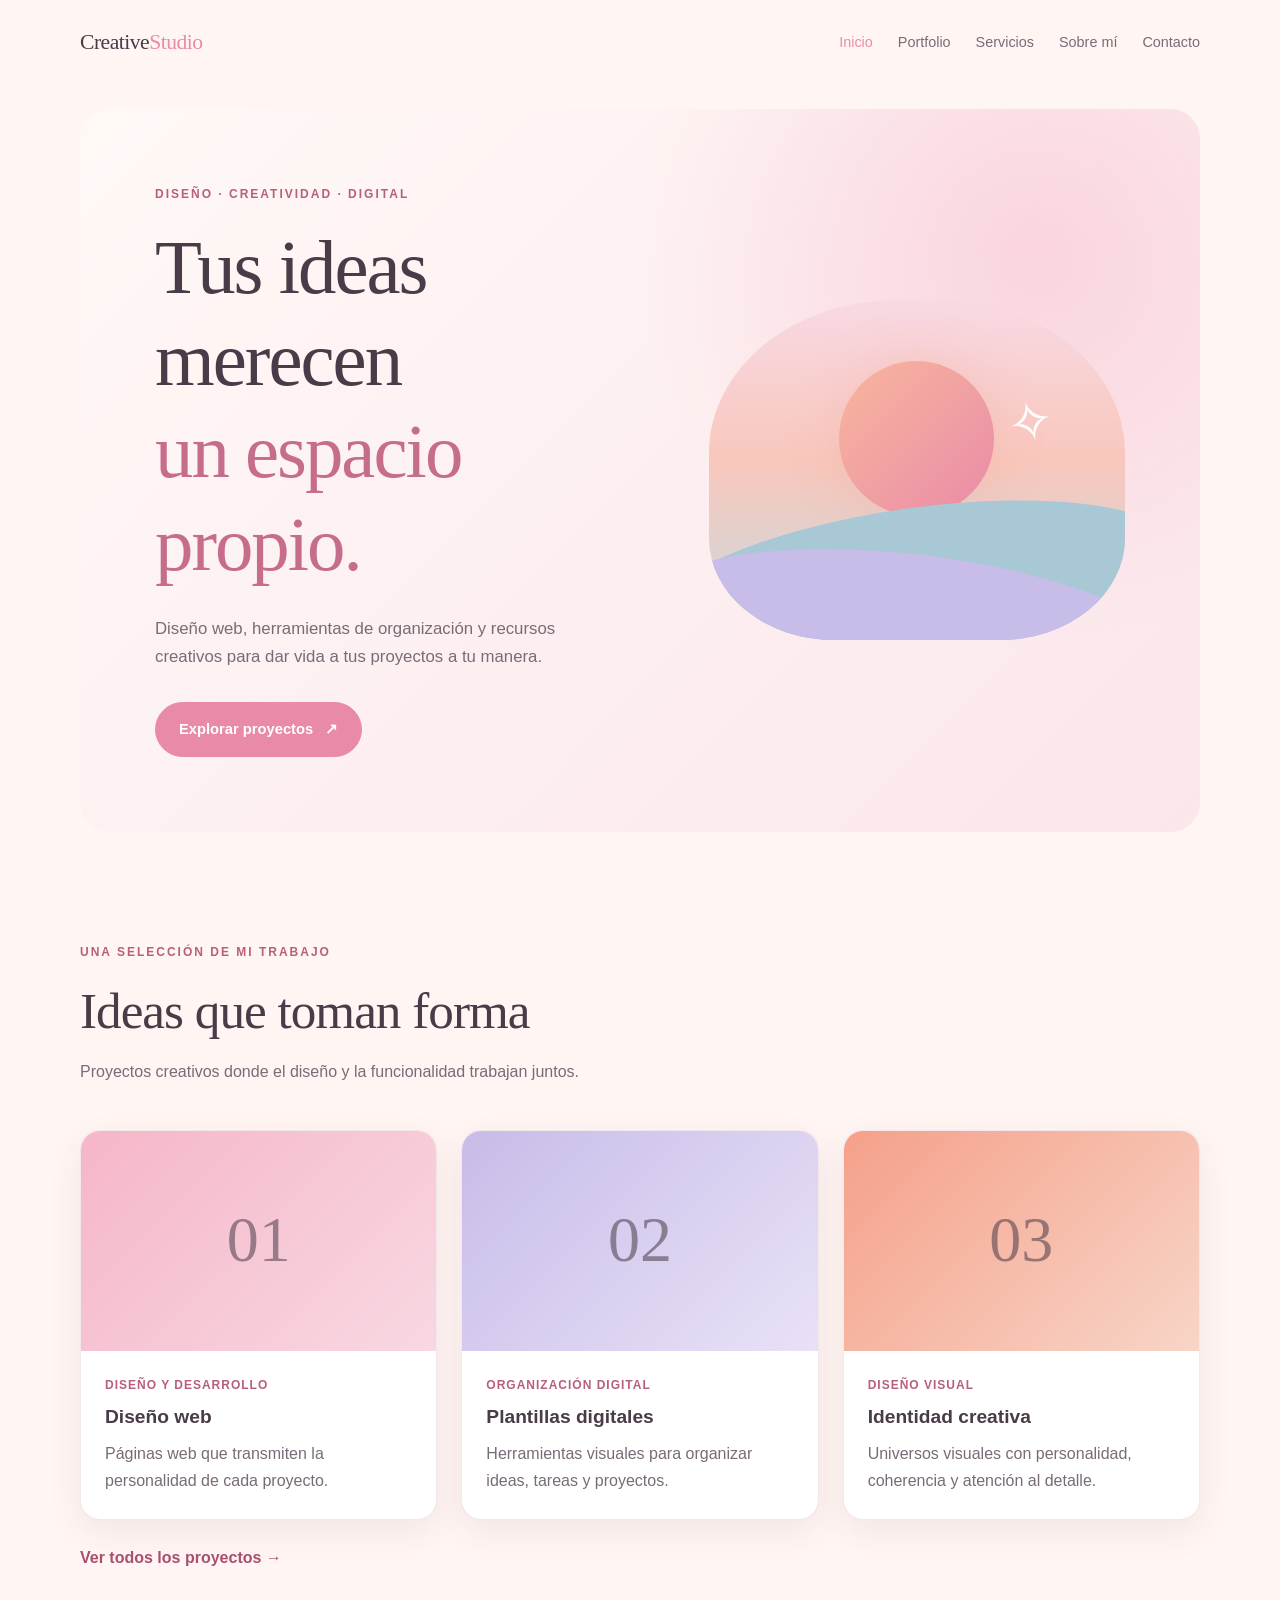
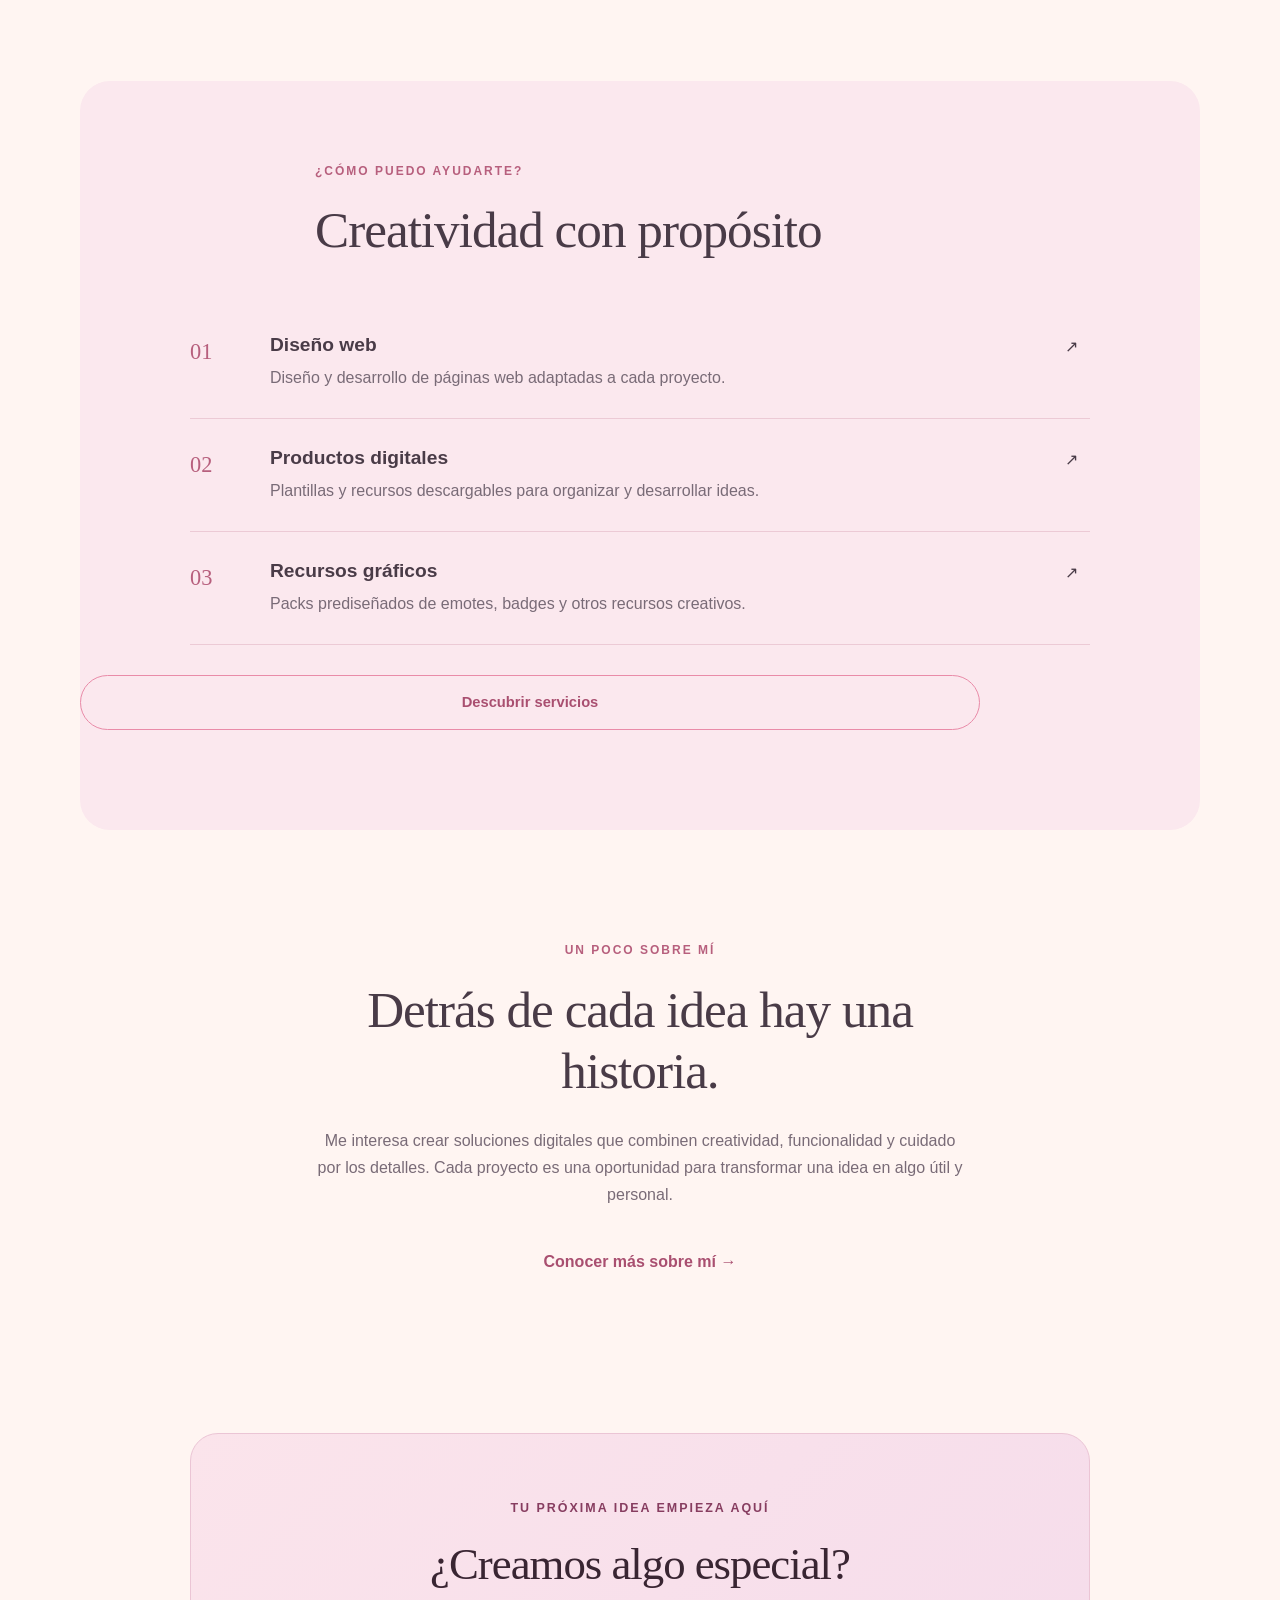
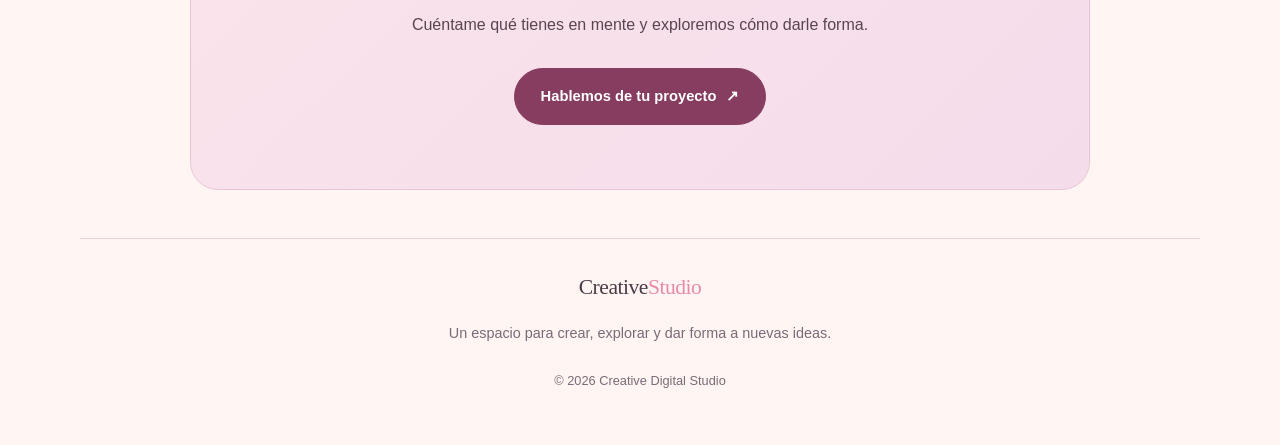
<file: index.html>
<!DOCTYPE html>
<html lang="es">
<head>
    <meta charset="UTF-8">
    <meta name="viewport" content="width=device-width, initial-scale=1.0">

    <meta name="description"
          content="Diseño web, organización digital y recursos creativos para dar vida a tus proyectos.">

    <title>Inicio | Creative Digital Studio</title>

    <!-- Hoja de estilos principal -->
    <link rel="stylesheet" href="css/styles.css">

    <!-- Archivo JavaScript -->
    <script src="js/script.js" defer></script>
</head>

<body>

    <!-- Cabecera y menú de navegación -->
    <header class="site-header">
        <a class="brand" href="index.html">
            Creative<span>Studio</span>
        </a>

        <nav class="main-nav" aria-label="Navegación principal">
            <a href="index.html" aria-current="page">Inicio</a>
            <a href="pages/portfolio.html">Portfolio</a>
            <a href="pages/servicios.html">Servicios</a>
            <a href="pages/sobre-mi.html">Sobre mí</a>
            <a href="pages/contacto.html">Contacto</a>
        </nav>
    </header>

    <main>

        <!-- Portada principal -->
        <section class="hero">
            <div class="hero-content">
                <p class="eyebrow">DISEÑO · CREATIVIDAD · DIGITAL</p>

                <h1>
                    Tus ideas merecen
                    <span>un espacio propio.</span>
                </h1>

                <p class="hero-description">
                    Diseño web, herramientas de organización y recursos
                    creativos para dar vida a tus proyectos a tu manera.
                </p>

                <a class="button" href="pages/portfolio.html">
                    Explorar proyectos
                    <span aria-hidden="true">↗</span>
                </a>
            </div>

            <!-- Elemento visual decorativo -->
            <div class="hero-art" aria-hidden="true">
                <div class="sun"></div>
                <div class="wave wave-one"></div>
                <div class="wave wave-two"></div>
                <span class="butterfly">✧</span>
            </div>
        </section>

        <!-- Presentación de los proyectos -->
        <section class="section projects" id="proyectos">
            <div class="section-heading">
                <p class="eyebrow">UNA SELECCIÓN DE MI TRABAJO</p>
                <h2>Ideas que toman forma</h2>
                <p>
                    Proyectos creativos donde el diseño y la funcionalidad
                    trabajan juntos.
                </p>
            </div>

            <div class="project-grid">

                <article class="project-card">
                    <div class="project-image project-web"
                         aria-hidden="true">
                        <span>01</span>
                    </div>

                    <div class="project-info">
                        <p class="project-category">Diseño y desarrollo</p>
                        <h3>Diseño web</h3>
                        <p>
                            Páginas web que transmiten la personalidad
                            de cada proyecto.
                        </p>
                    </div>
                </article>

                <article class="project-card">
                    <div class="project-image project-notion"
                         aria-hidden="true">
                        <span>02</span>
                    </div>

                    <div class="project-info">
                        <p class="project-category">Organización digital</p>
                        <h3>Plantillas digitales</h3>
                        <p>
                            Herramientas visuales para organizar ideas,
                            tareas y proyectos.
                        </p>
                    </div>
                </article>

                <article class="project-card">
                    <div class="project-image project-brand"
                         aria-hidden="true">
                        <span>03</span>
                    </div>

                    <div class="project-info">
                        <p class="project-category">Diseño visual</p>
                        <h3>Identidad creativa</h3>
                        <p>
                            Universos visuales con personalidad,
                            coherencia y atención al detalle.
                        </p>
                    </div>
                </article>

            </div>

            <a class="text-link" href="pages/portfolio.html">
                Ver todos los proyectos →
            </a>
        </section>

        <!-- Resumen de servicios -->
        <section class="section services-preview">
            <div class="section-heading">
                <p class="eyebrow">¿CÓMO PUEDO AYUDARTE?</p>
                <h2>Creatividad con propósito</h2>
            </div>

            <div class="service-list">
                <article class="service-item">
                    <span class="service-number">01</span>
                    <div>
                        <h3>Diseño web</h3>
                        <p>
                            Diseño y desarrollo de páginas web
                            adaptadas a cada proyecto.
                        </p>
                    </div>
                    <span aria-hidden="true">↗</span>
                </article>

                <article class="service-item">
                    <span class="service-number">02</span>
                    <div>
                        <h3>Productos digitales</h3>
                        <p>
                            Plantillas y recursos descargables
                            para organizar y desarrollar ideas.
                        </p>
                    </div>
                    <span aria-hidden="true">↗</span>
                </article>

                <article class="service-item">
                    <span class="service-number">03</span>
                    <div>
                        <h3>Recursos gráficos</h3>
                        <p>
                            Packs prediseñados de emotes, badges
                            y otros recursos creativos.
                        </p>
                    </div>
                    <span aria-hidden="true">↗</span>
                </article>
            </div>

            <a class="button button-secondary"
               href="pages/servicios.html">
                Descubrir servicios
            </a>
        </section>

        <!-- Presentación personal -->
        <section class="section about-preview">
            <p class="eyebrow">UN POCO SOBRE MÍ</p>
            <h2>Detrás de cada idea hay una historia.</h2>
            <p>
                Me interesa crear soluciones digitales que combinen
                creatividad, funcionalidad y cuidado por los detalles.
                Cada proyecto es una oportunidad para transformar una
                idea en algo útil y personal.
            </p>

            <a class="text-link" href="pages/sobre-mi.html">
                Conocer más sobre mí →
            </a>
        </section>

        <!-- Llamada a la acción -->
        <section class="contact-cta">
            <p class="eyebrow">TU PRÓXIMA IDEA EMPIEZA AQUÍ</p>
            <h2>¿Creamos algo especial?</h2>
            <p>
                Cuéntame qué tienes en mente y exploremos
                cómo darle forma.
            </p>

            <a class="button" href="pages/contacto.html">
                Hablemos de tu proyecto
                <span aria-hidden="true">↗</span>
            </a>
        </section>

    </main>

    <!-- Pie de página -->
    <footer class="site-footer">
        <a class="brand" href="index.html">
            Creative<span>Studio</span>
        </a>

        <p>
            Un espacio para crear, explorar y dar forma a nuevas ideas.
        </p>

        <p class="copyright">
            © <span id="current-year">2026</span>
            Creative Digital Studio
        </p>
    </footer>

</body>
</html>
</file>
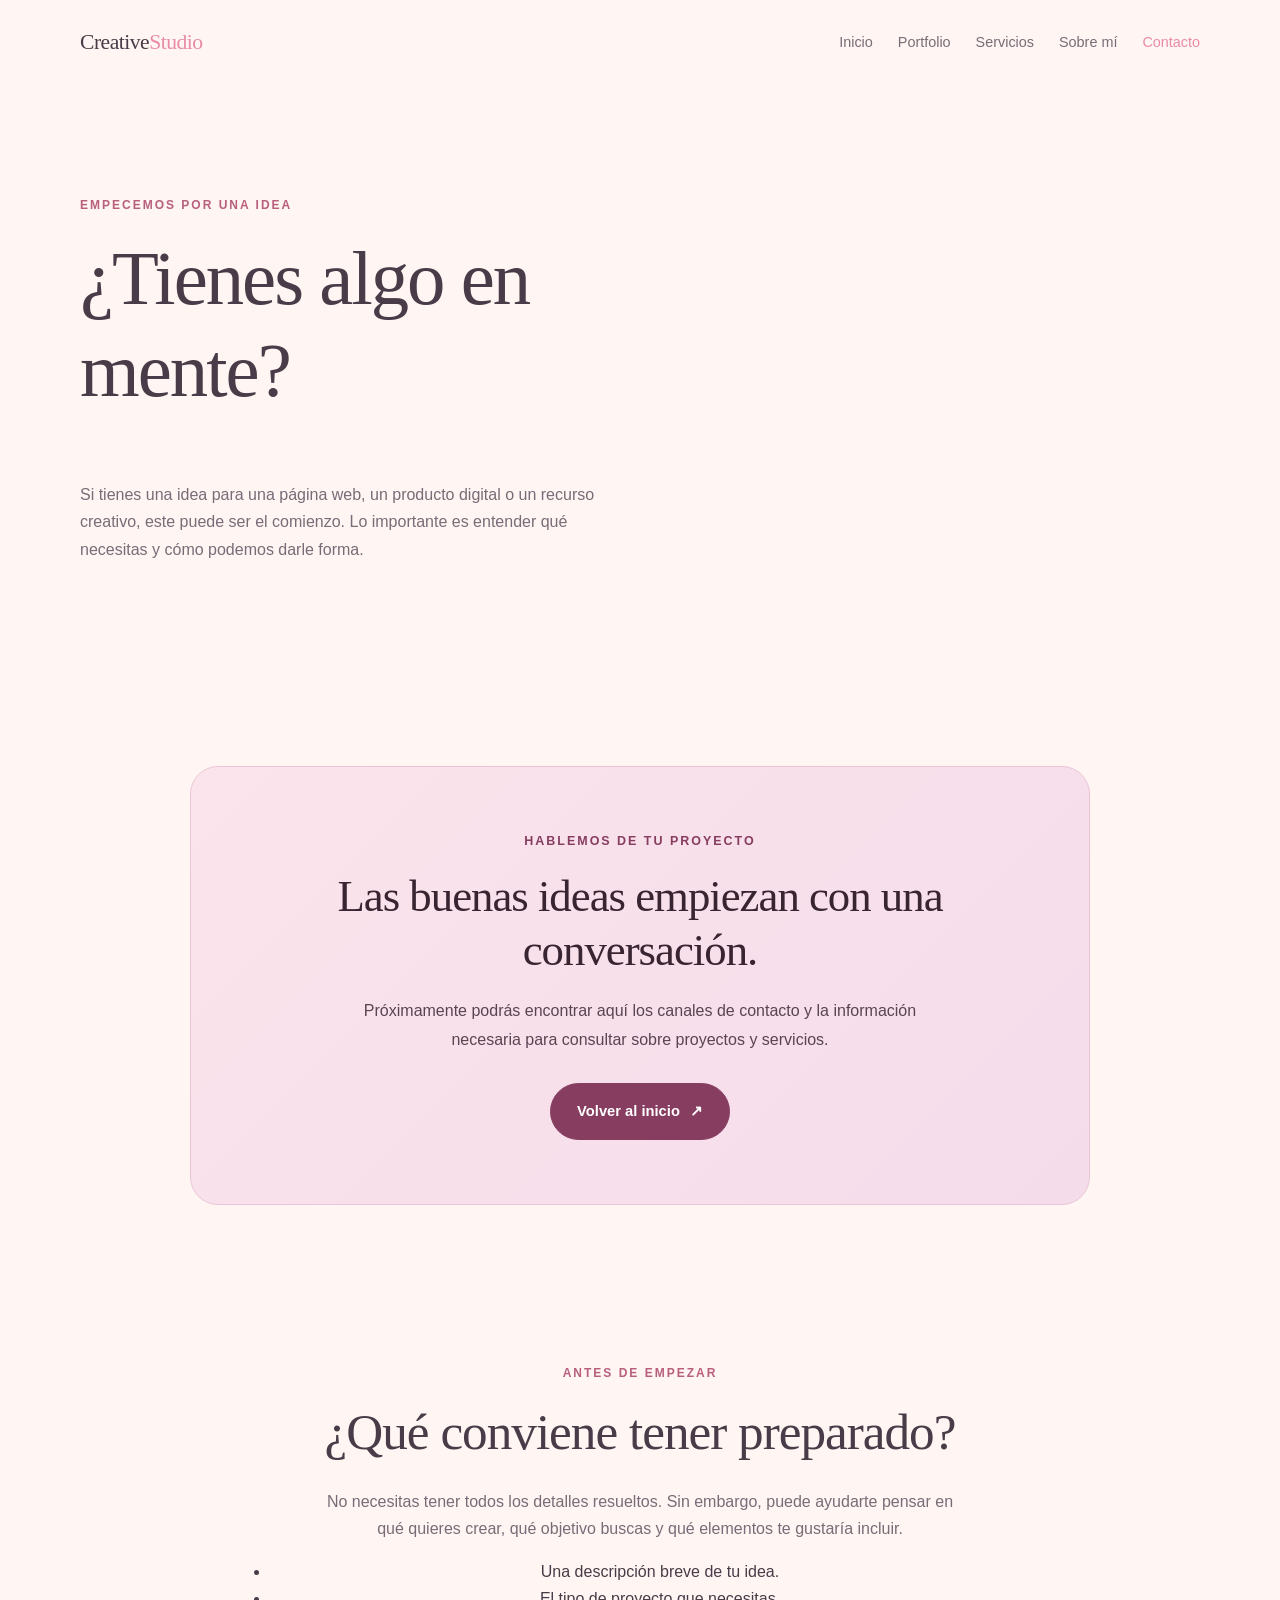
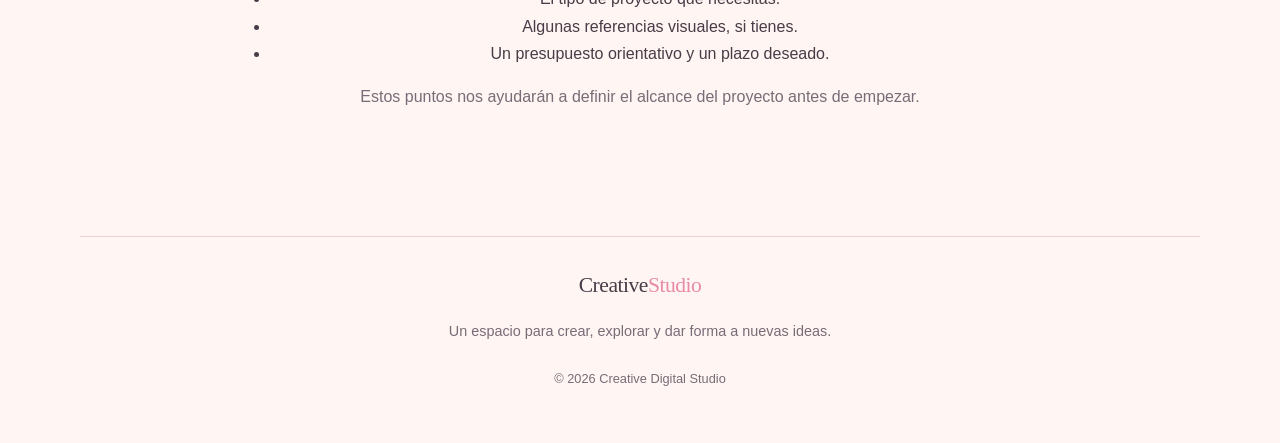
<file: pages/contacto.html>
<!DOCTYPE html>
<html lang="es">
<head>
    <meta charset="UTF-8">
    <meta name="viewport" content="width=device-width, initial-scale=1.0">

    <meta name="description"
          content="Contacta para proponer una idea o consultar sobre proyectos creativos digitales.">

    <title>Contacto | Creative Digital Studio</title>

    <link rel="stylesheet" href="../css/styles.css">
    <script src="../js/script.js" defer></script>
</head>

<body>

    <header class="site-header">
        <a class="brand" href="../index.html">
            Creative<span>Studio</span>
        </a>

        <nav class="main-nav" aria-label="Navegación principal">
            <a href="../index.html">Inicio</a>
            <a href="portfolio.html">Portfolio</a>
            <a href="servicios.html">Servicios</a>
            <a href="sobre-mi.html">Sobre mí</a>
            <a href="contacto.html" aria-current="page">Contacto</a>
        </nav>
    </header>

    <main>

        <section class="section">
            <div class="section-heading">
                <p class="eyebrow">EMPECEMOS POR UNA IDEA</p>

                <h1>¿Tienes algo en mente?</h1>

                <p>
                    Si tienes una idea para una página web, un producto
                    digital o un recurso creativo, este puede ser
                    el comienzo. Lo importante es entender qué necesitas
                    y cómo podemos darle forma.
                </p>
            </div>
        </section>

        <section class="contact-cta">
            <p class="eyebrow">HABLEMOS DE TU PROYECTO</p>

            <h2>Las buenas ideas empiezan con una conversación.</h2>

            <p>
                Próximamente podrás encontrar aquí los canales de
                contacto y la información necesaria para consultar
                sobre proyectos y servicios.
            </p>

            <a class="button button-secondary" href="../index.html">
                Volver al inicio
                <span aria-hidden="true">↗</span>
            </a>
        </section>

        <section class="section about-preview">
            <p class="eyebrow">ANTES DE EMPEZAR</p>

            <h2>¿Qué conviene tener preparado?</h2>

            <p>
                No necesitas tener todos los detalles resueltos.
                Sin embargo, puede ayudarte pensar en qué quieres crear,
                qué objetivo buscas y qué elementos te gustaría incluir.
            </p>

            <ul>
                <li>Una descripción breve de tu idea.</li>
                <li>El tipo de proyecto que necesitas.</li>
                <li>Algunas referencias visuales, si tienes.</li>
                <li>Un presupuesto orientativo y un plazo deseado.</li>
            </ul>

            <p>
                Estos puntos nos ayudarán a definir el alcance
                del proyecto antes de empezar.
            </p>
        </section>

    </main>

    <footer class="site-footer">
        <a class="brand" href="../index.html">
            Creative<span>Studio</span>
        </a>

        <p>
            Un espacio para crear, explorar y dar forma a nuevas ideas.
        </p>

        <p class="copyright">
            © <span id="current-year">2026</span>
            Creative Digital Studio
        </p>
    </footer>

</body>
</html>
</file>
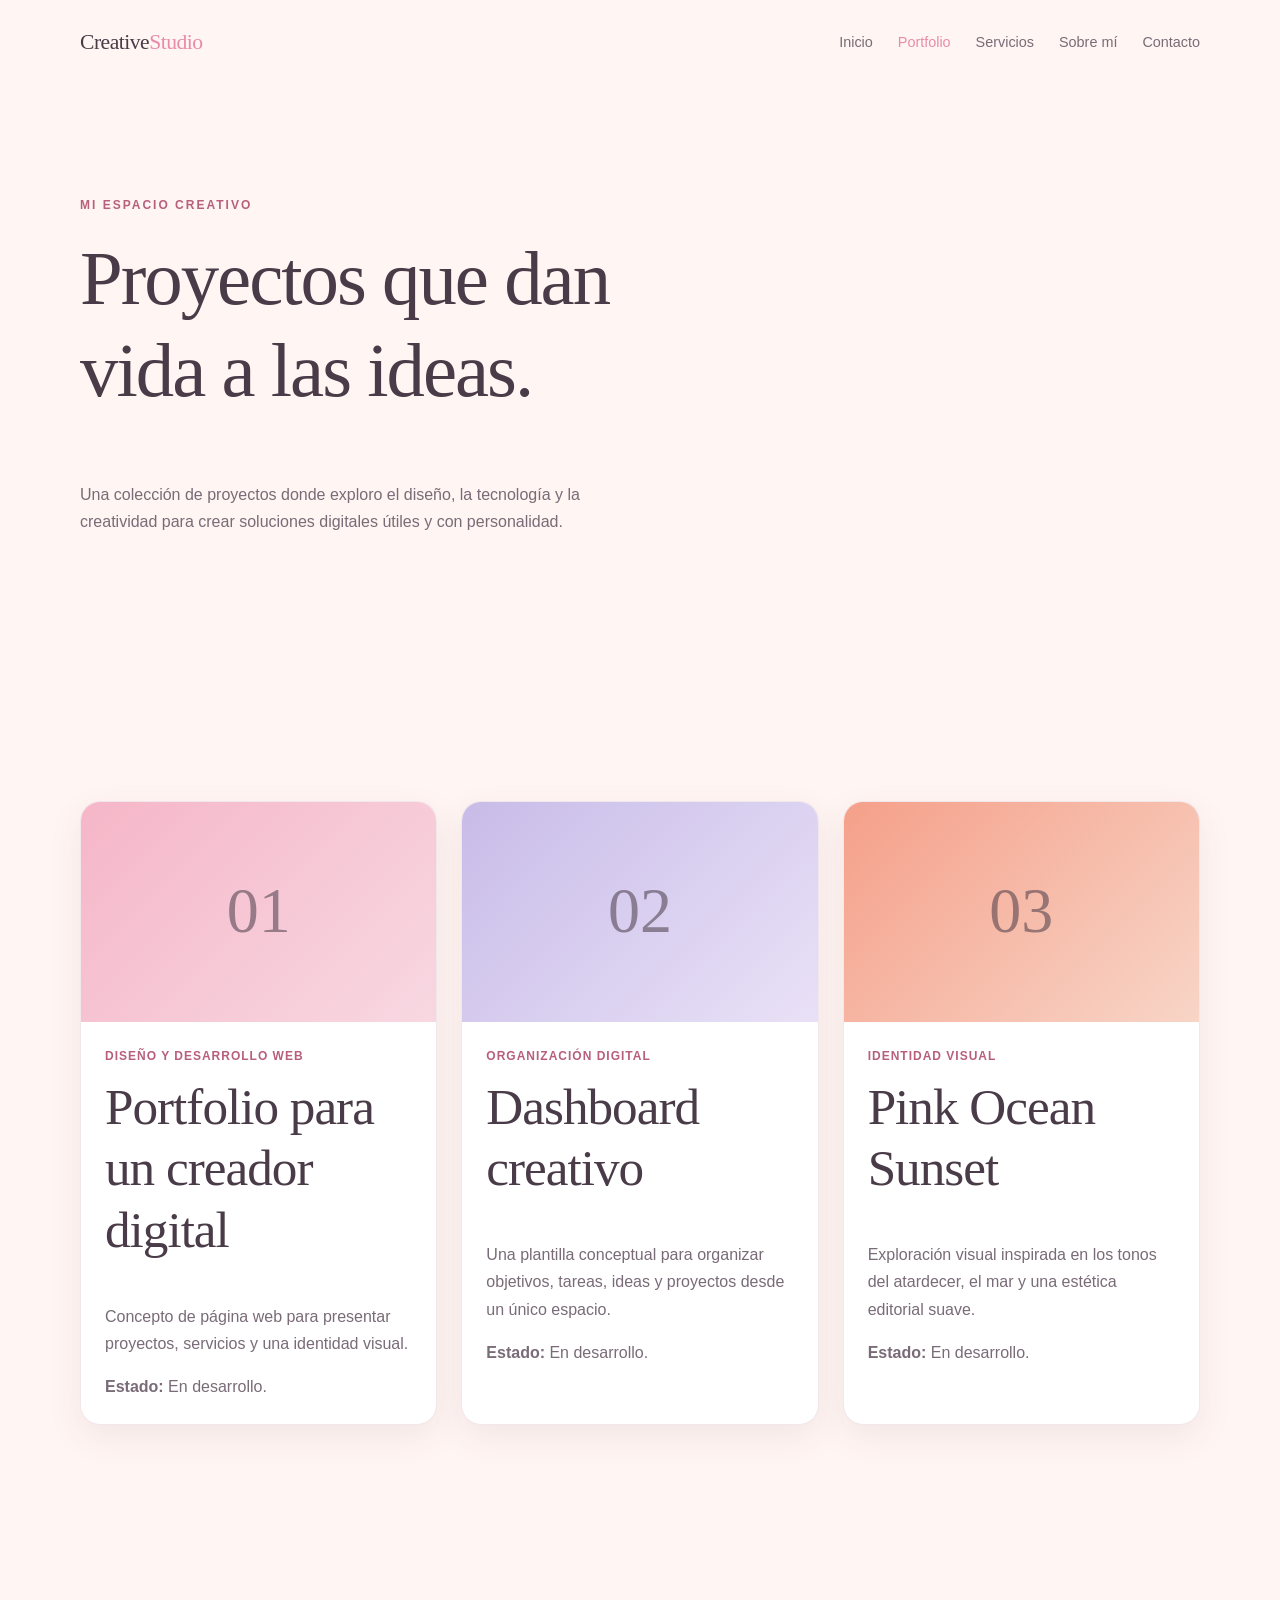
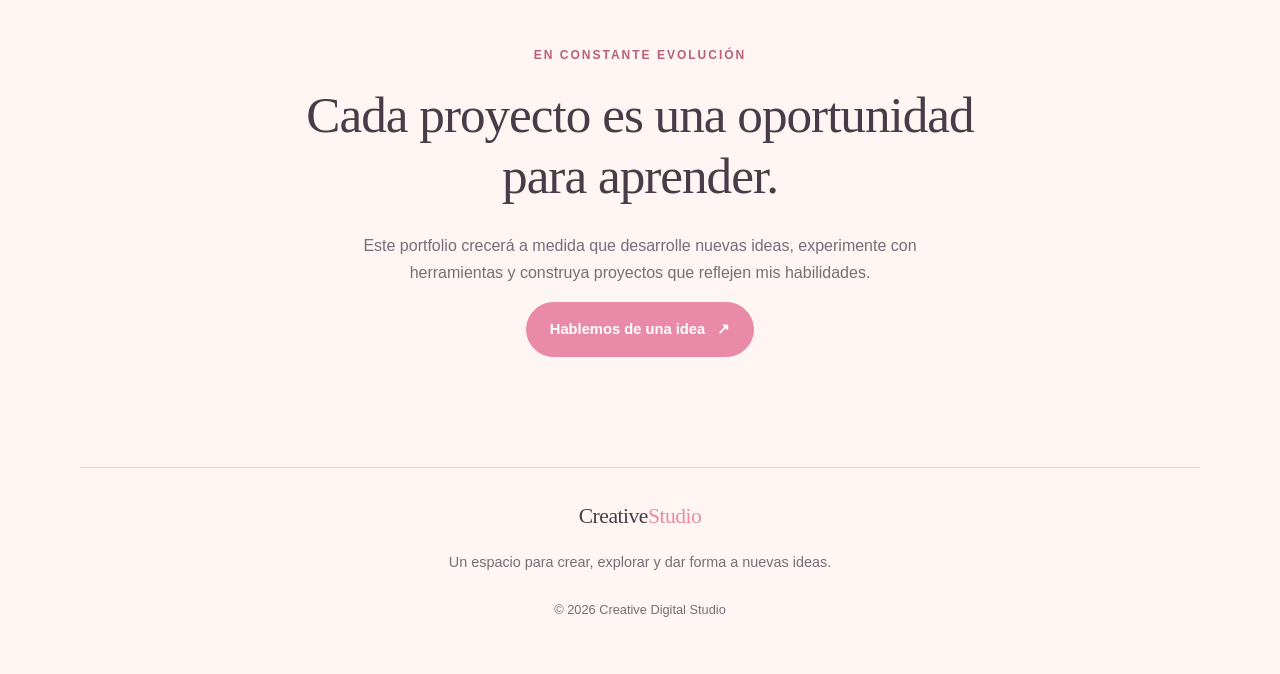
<file: pages/portfolio.html>
<!DOCTYPE html>
<html lang="es">
<head>
    <meta charset="UTF-8">
    <meta name="viewport" content="width=device-width, initial-scale=1.0">

    <meta name="description"
          content="Explora proyectos de diseño web, organización digital e identidad creativa.">

    <title>Portfolio | Creative Digital Studio</title>

    <link rel="stylesheet" href="../css/styles.css">
    <script src="../js/script.js" defer></script>
</head>

<body>

    <header class="site-header">
        <a class="brand" href="../index.html">
            Creative<span>Studio</span>
        </a>

        <nav class="main-nav" aria-label="Navegación principal">
            <a href="../index.html">Inicio</a>
            <a href="portfolio.html" aria-current="page">Portfolio</a>
            <a href="servicios.html">Servicios</a>
            <a href="sobre-mi.html">Sobre mí</a>
            <a href="contacto.html">Contacto</a>
        </nav>
    </header>

    <main>

        <section class="section">
            <div class="section-heading">
                <p class="eyebrow">MI ESPACIO CREATIVO</p>

                <h1>Proyectos que dan vida a las ideas.</h1>

                <p>
                    Una colección de proyectos donde exploro el diseño,
                    la tecnología y la creatividad para crear soluciones
                    digitales útiles y con personalidad.
                </p>
            </div>
        </section>

        <section class="section projects">
            <div class="project-grid">

                <article class="project-card">
                    <div class="project-image project-web"
                         aria-hidden="true">
                        <span>01</span>
                    </div>

                    <div class="project-info">
                        <p class="project-category">
                            Diseño y desarrollo web
                        </p>

                        <h2>Portfolio para un creador digital</h2>

                        <p>
                            Concepto de página web para presentar
                            proyectos, servicios y una identidad visual.
                        </p>

                        <p><strong>Estado:</strong> En desarrollo.</p>
                    </div>
                </article>

                <article class="project-card">
                    <div class="project-image project-notion"
                         aria-hidden="true">
                        <span>02</span>
                    </div>

                    <div class="project-info">
                        <p class="project-category">
                            Organización digital
                        </p>

                        <h2>Dashboard creativo</h2>

                        <p>
                            Una plantilla conceptual para organizar
                            objetivos, tareas, ideas y proyectos
                            desde un único espacio.
                        </p>

                        <p><strong>Estado:</strong> En desarrollo.</p>
                    </div>
                </article>

                <article class="project-card">
                    <div class="project-image project-brand"
                         aria-hidden="true">
                        <span>03</span>
                    </div>

                    <div class="project-info">
                        <p class="project-category">
                            Identidad visual
                        </p>

                        <h2>Pink Ocean Sunset</h2>

                        <p>
                            Exploración visual inspirada en los tonos
                            del atardecer, el mar y una estética
                            editorial suave.
                        </p>

                        <p><strong>Estado:</strong> En desarrollo.</p>
                    </div>
                </article>

            </div>
        </section>

        <section class="section about-preview">
            <p class="eyebrow">EN CONSTANTE EVOLUCIÓN</p>

            <h2>Cada proyecto es una oportunidad para aprender.</h2>

            <p>
                Este portfolio crecerá a medida que desarrolle nuevas
                ideas, experimente con herramientas y construya
                proyectos que reflejen mis habilidades.
            </p>

            <a class="button" href="contacto.html">
                Hablemos de una idea
                <span aria-hidden="true">↗</span>
            </a>
        </section>

    </main>

    <footer class="site-footer">
        <a class="brand" href="../index.html">
            Creative<span>Studio</span>
        </a>

        <p>
            Un espacio para crear, explorar y dar forma a nuevas ideas.
        </p>

        <p class="copyright">
            © <span id="current-year">2026</span>
            Creative Digital Studio
        </p>
    </footer>

</body>
</html>
</file>
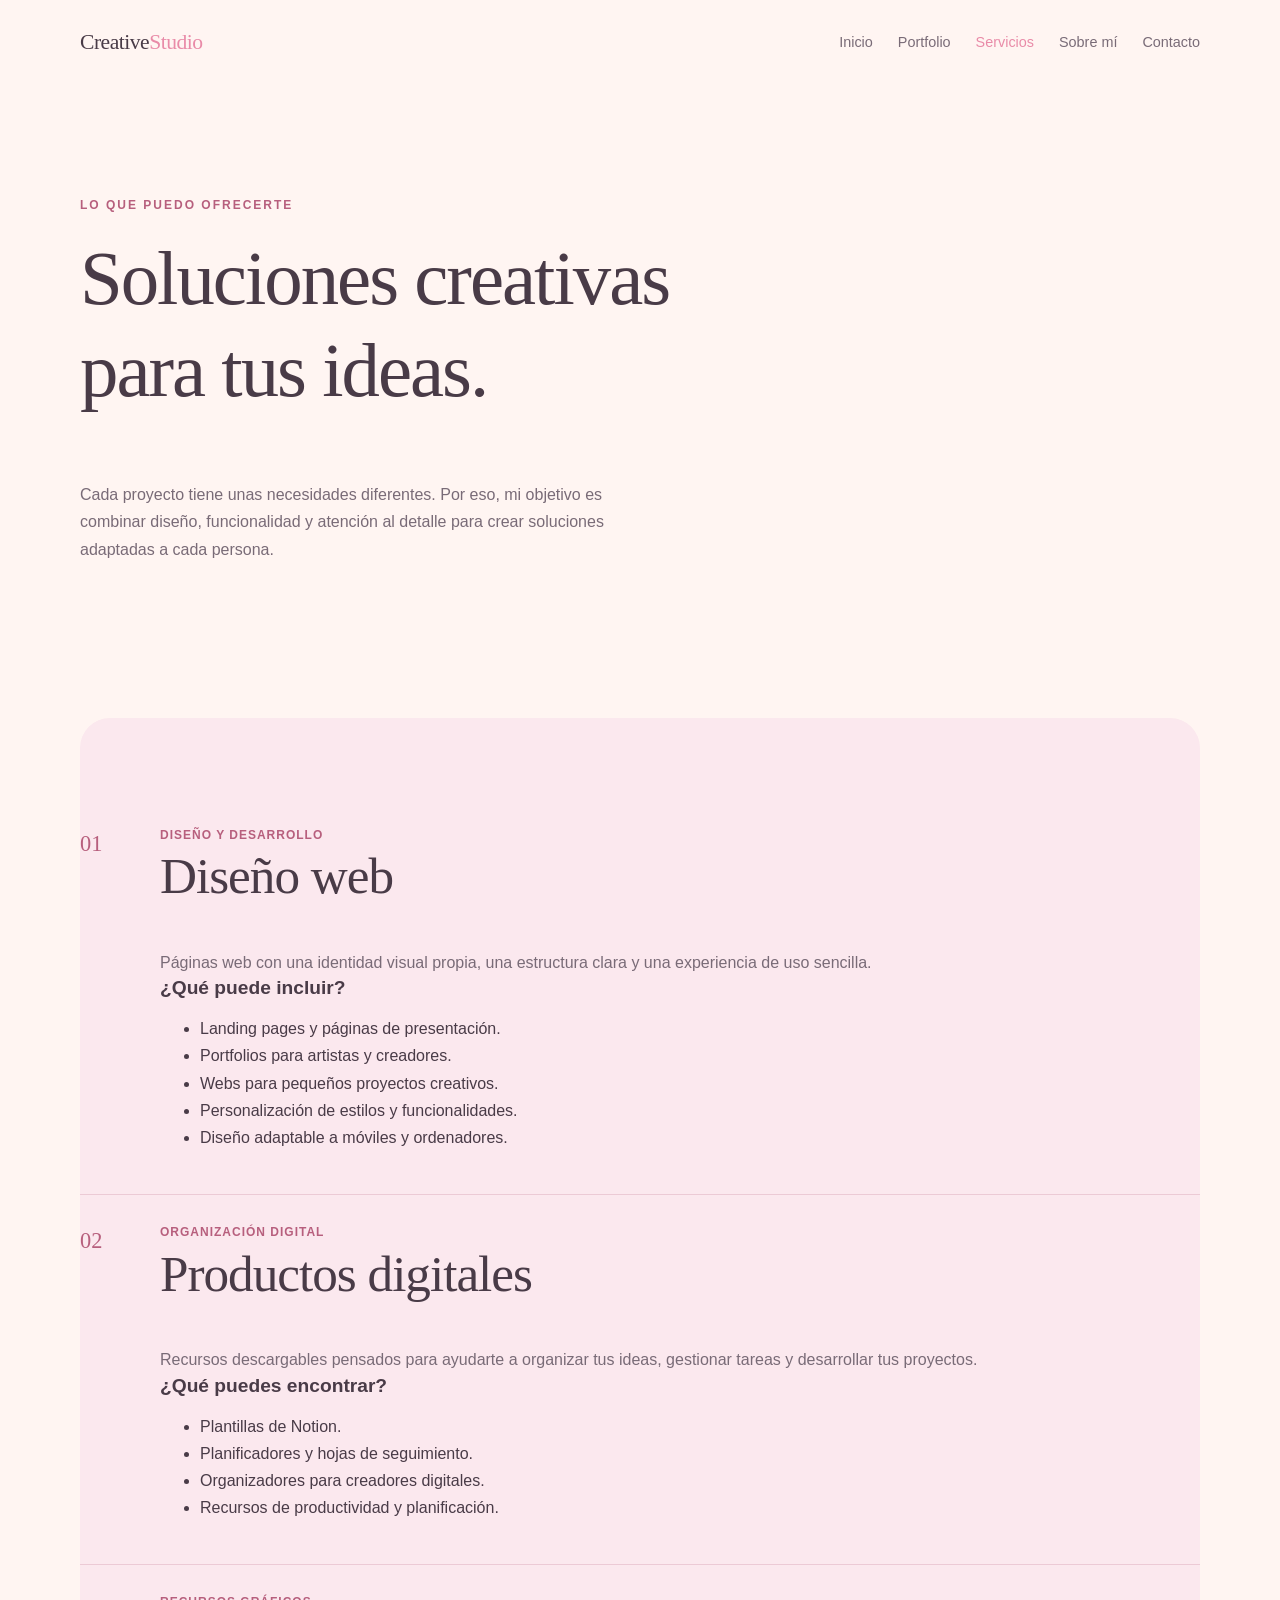
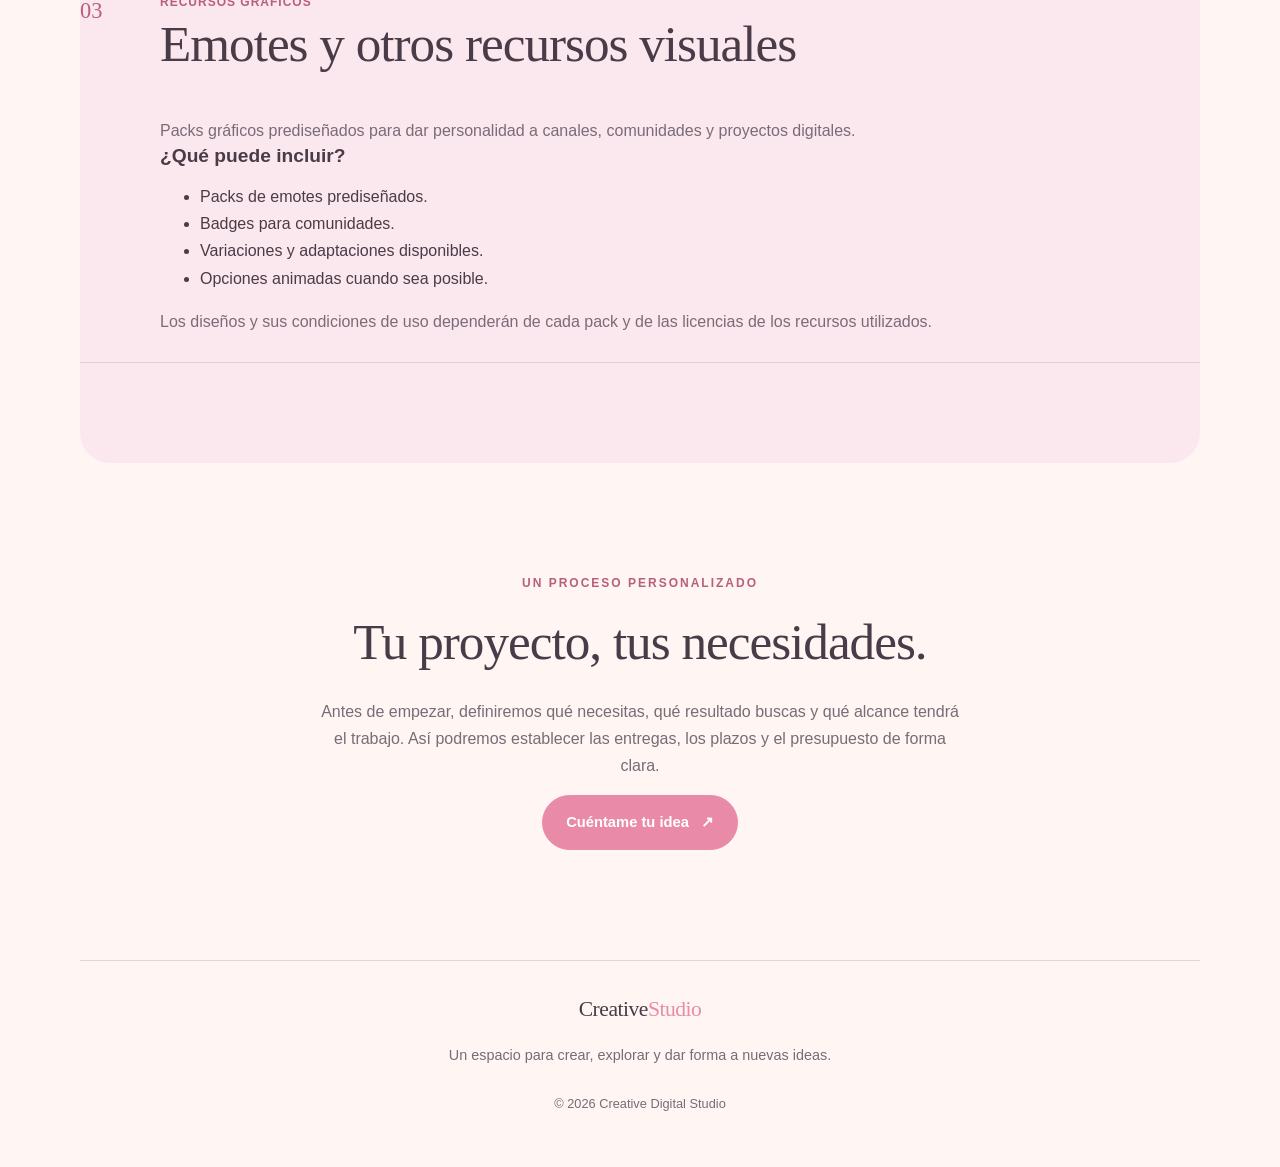
<file: pages/servicios.html>
<!DOCTYPE html>
<html lang="es">
<head>
    <meta charset="UTF-8">
    <meta name="viewport" content="width=device-width, initial-scale=1.0">

    <meta name="description"
          content="Servicios de diseño web, productos digitales y recursos gráficos para proyectos creativos.">

    <title>Servicios | Creative Digital Studio</title>

    <link rel="stylesheet" href="../css/styles.css">
    <script src="../js/script.js" defer></script>
</head>

<body>

    <header class="site-header">
        <a class="brand" href="../index.html">
            Creative<span>Studio</span>
        </a>

        <nav class="main-nav" aria-label="Navegación principal">
            <a href="../index.html">Inicio</a>
            <a href="portfolio.html">Portfolio</a>
            <a href="servicios.html" aria-current="page">Servicios</a>
            <a href="sobre-mi.html">Sobre mí</a>
            <a href="contacto.html">Contacto</a>
        </nav>
    </header>

    <main>

        <section class="section">
            <div class="section-heading">
                <p class="eyebrow">LO QUE PUEDO OFRECERTE</p>

                <h1>Soluciones creativas para tus ideas.</h1>

                <p>
                    Cada proyecto tiene unas necesidades diferentes.
                    Por eso, mi objetivo es combinar diseño,
                    funcionalidad y atención al detalle para crear
                    soluciones adaptadas a cada persona.
                </p>
            </div>
        </section>

        <section class="section services-preview">

            <article class="service-item">
                <span class="service-number">01</span>

                <div>
                    <p class="project-category">Diseño y desarrollo</p>
                    <h2>Diseño web</h2>

                    <p>
                        Páginas web con una identidad visual propia,
                        una estructura clara y una experiencia de uso
                        sencilla.
                    </p>

                    <h3>¿Qué puede incluir?</h3>
                    <ul>
                        <li>Landing pages y páginas de presentación.</li>
                        <li>Portfolios para artistas y creadores.</li>
                        <li>Webs para pequeños proyectos creativos.</li>
                        <li>Personalización de estilos y funcionalidades.</li>
                        <li>Diseño adaptable a móviles y ordenadores.</li>
                    </ul>
                </div>
            </article>

            <article class="service-item">
                <span class="service-number">02</span>

                <div>
                    <p class="project-category">Organización digital</p>
                    <h2>Productos digitales</h2>

                    <p>
                        Recursos descargables pensados para ayudarte
                        a organizar tus ideas, gestionar tareas
                        y desarrollar tus proyectos.
                    </p>

                    <h3>¿Qué puedes encontrar?</h3>
                    <ul>
                        <li>Plantillas de Notion.</li>
                        <li>Planificadores y hojas de seguimiento.</li>
                        <li>Organizadores para creadores digitales.</li>
                        <li>Recursos de productividad y planificación.</li>
                    </ul>
                </div>
            </article>

            <article class="service-item">
                <span class="service-number">03</span>

                <div>
                    <p class="project-category">Recursos gráficos</p>
                    <h2>Emotes y otros recursos visuales</h2>

                    <p>
                        Packs gráficos prediseñados para dar
                        personalidad a canales, comunidades
                        y proyectos digitales.
                    </p>

                    <h3>¿Qué puede incluir?</h3>
                    <ul>
                        <li>Packs de emotes prediseñados.</li>
                        <li>Badges para comunidades.</li>
                        <li>Variaciones y adaptaciones disponibles.</li>
                        <li>Opciones animadas cuando sea posible.</li>
                    </ul>

                    <p>
                        Los diseños y sus condiciones de uso dependerán
                        de cada pack y de las licencias de los recursos
                        utilizados.
                    </p>
                </div>
            </article>

        </section>

        <section class="section about-preview">
            <p class="eyebrow">UN PROCESO PERSONALIZADO</p>

            <h2>Tu proyecto, tus necesidades.</h2>

            <p>
                Antes de empezar, definiremos qué necesitas,
                qué resultado buscas y qué alcance tendrá el trabajo.
                Así podremos establecer las entregas, los plazos
                y el presupuesto de forma clara.
            </p>

            <a class="button" href="contacto.html">
                Cuéntame tu idea
                <span aria-hidden="true">↗</span>
            </a>
        </section>

    </main>

    <footer class="site-footer">
        <a class="brand" href="../index.html">
            Creative<span>Studio</span>
        </a>

        <p>
            Un espacio para crear, explorar y dar forma a nuevas ideas.
        </p>

        <p class="copyright">
            © <span id="current-year">2026</span>
            Creative Digital Studio
        </p>
    </footer>

</body>
</html>
</file>
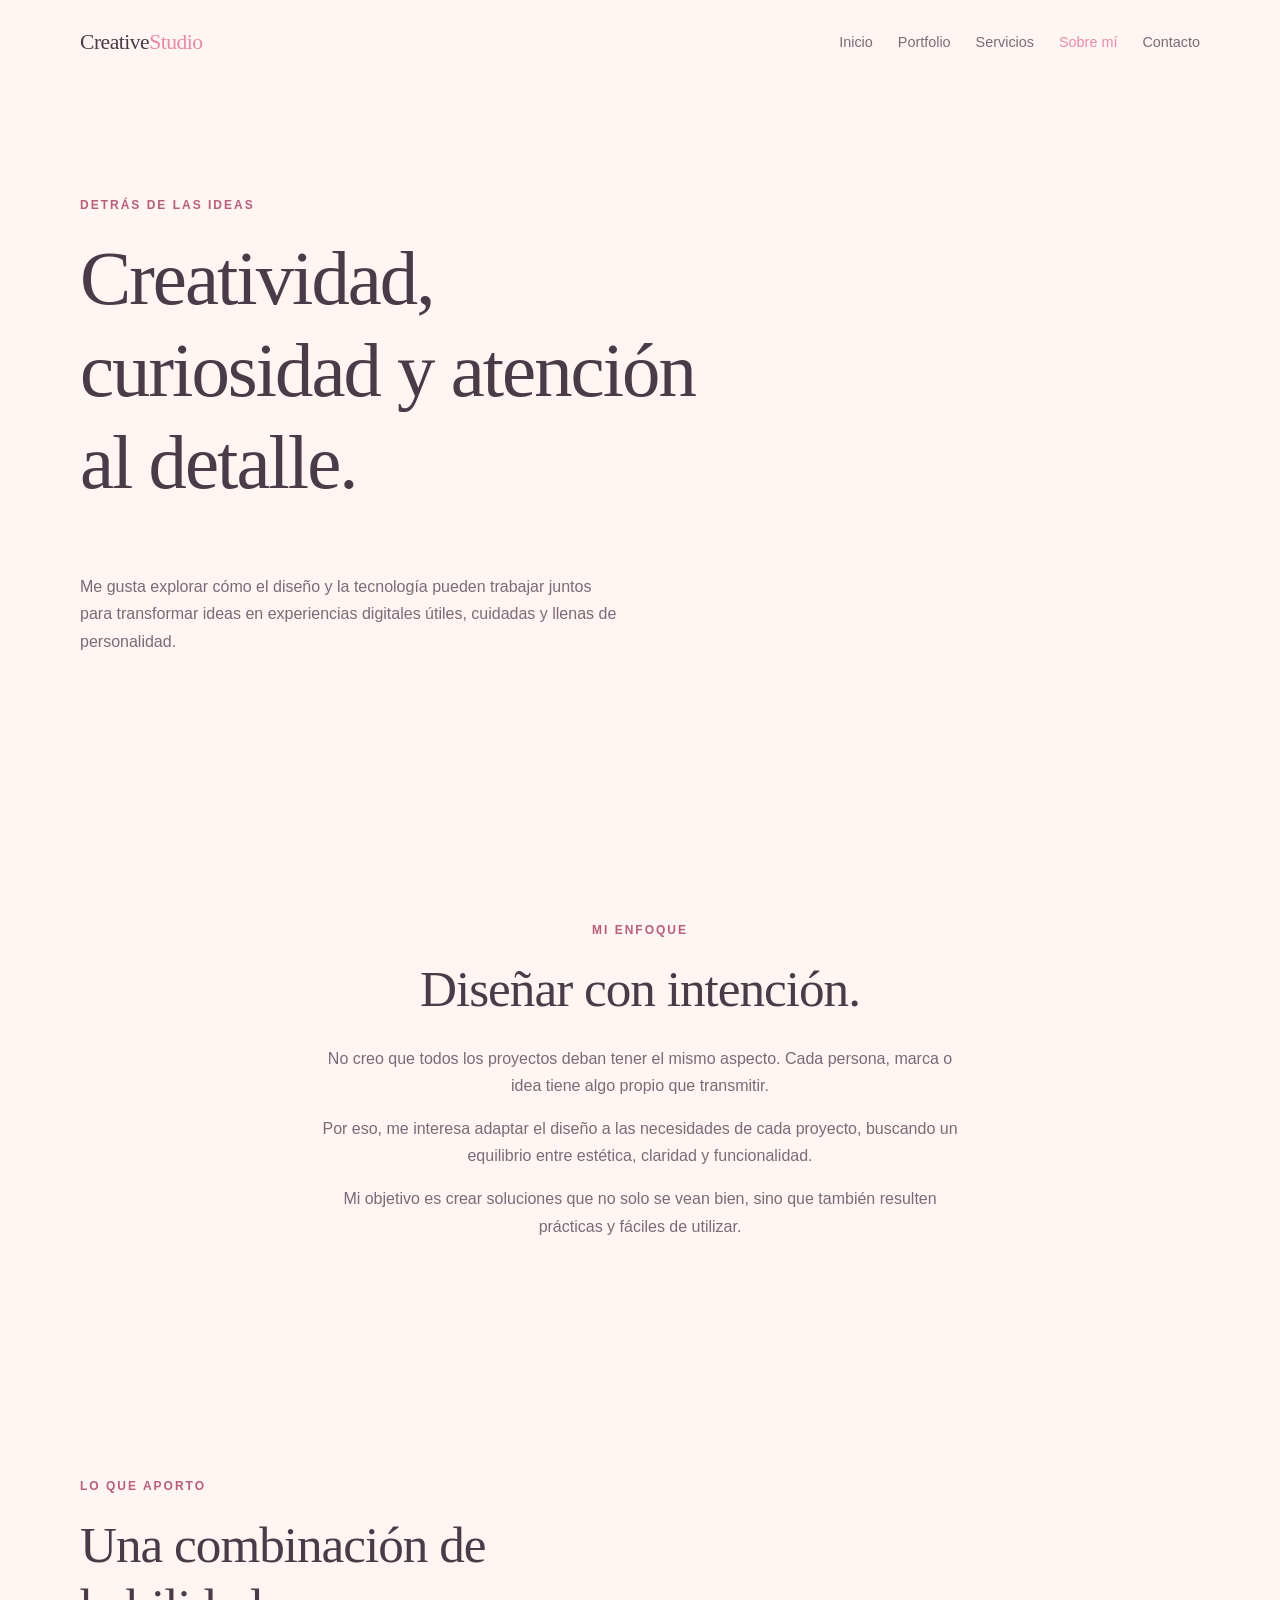
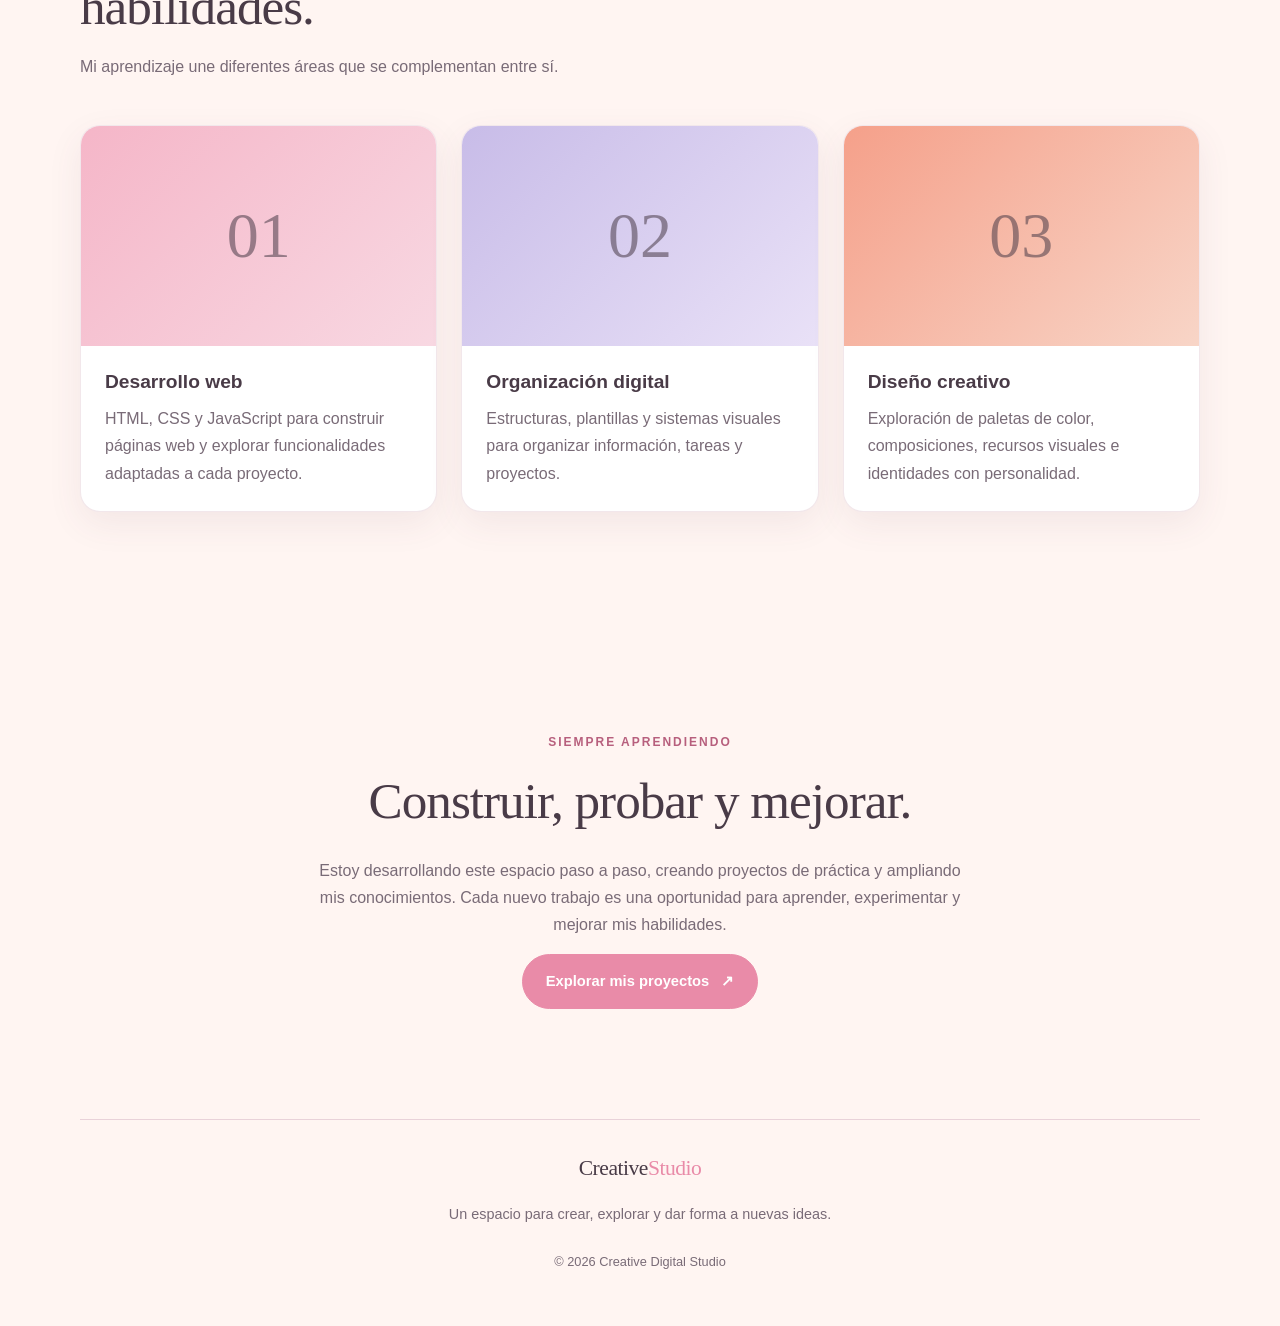
<file: pages/sobre-mi.html>
<!DOCTYPE html>
<html lang="es">
<head>
    <meta charset="UTF-8">
    <meta name="viewport" content="width=device-width, initial-scale=1.0">

    <meta name="description"
          content="Conoce mi enfoque creativo, mis habilidades y mi forma de trabajar en proyectos digitales.">

    <title>Sobre mí | Creative Digital Studio</title>

    <link rel="stylesheet" href="../css/styles.css">
    <script src="../js/script.js" defer></script>
</head>

<body>

    <header class="site-header">
        <a class="brand" href="../index.html">
            Creative<span>Studio</span>
        </a>

        <nav class="main-nav" aria-label="Navegación principal">
            <a href="../index.html">Inicio</a>
            <a href="portfolio.html">Portfolio</a>
            <a href="servicios.html">Servicios</a>
            <a href="sobre-mi.html" aria-current="page">Sobre mí</a>
            <a href="contacto.html">Contacto</a>
        </nav>
    </header>

    <main>

        <section class="section">
            <div class="section-heading">
                <p class="eyebrow">DETRÁS DE LAS IDEAS</p>

                <h1>Creatividad, curiosidad y atención al detalle.</h1>

                <p>
                    Me gusta explorar cómo el diseño y la tecnología
                    pueden trabajar juntos para transformar ideas
                    en experiencias digitales útiles, cuidadas
                    y llenas de personalidad.
                </p>
            </div>
        </section>

        <section class="section about-preview">
            <p class="eyebrow">MI ENFOQUE</p>

            <h2>Diseñar con intención.</h2>

            <p>
                No creo que todos los proyectos deban tener
                el mismo aspecto. Cada persona, marca o idea
                tiene algo propio que transmitir.
            </p>

            <p>
                Por eso, me interesa adaptar el diseño a las
                necesidades de cada proyecto, buscando un equilibrio
                entre estética, claridad y funcionalidad.
            </p>

            <p>
                Mi objetivo es crear soluciones que no solo se vean
                bien, sino que también resulten prácticas y fáciles
                de utilizar.
            </p>
        </section>

        <section class="section projects">
            <div class="section-heading">
                <p class="eyebrow">LO QUE APORTO</p>

                <h2>Una combinación de habilidades.</h2>

                <p>
                    Mi aprendizaje une diferentes áreas que se
                    complementan entre sí.
                </p>
            </div>

            <div class="project-grid">

                <article class="project-card">
                    <div class="project-image project-web"
                         aria-hidden="true">
                        <span>01</span>
                    </div>

                    <div class="project-info">
                        <h3>Desarrollo web</h3>

                        <p>
                            HTML, CSS y JavaScript para construir
                            páginas web y explorar funcionalidades
                            adaptadas a cada proyecto.
                        </p>
                    </div>
                </article>

                <article class="project-card">
                    <div class="project-image project-notion"
                         aria-hidden="true">
                        <span>02</span>
                    </div>

                    <div class="project-info">
                        <h3>Organización digital</h3>

                        <p>
                            Estructuras, plantillas y sistemas
                            visuales para organizar información,
                            tareas y proyectos.
                        </p>
                    </div>
                </article>

                <article class="project-card">
                    <div class="project-image project-brand"
                         aria-hidden="true">
                        <span>03</span>
                    </div>

                    <div class="project-info">
                        <h3>Diseño creativo</h3>

                        <p>
                            Exploración de paletas de color,
                            composiciones, recursos visuales
                            e identidades con personalidad.
                        </p>
                    </div>
                </article>

            </div>
        </section>

        <section class="section about-preview">
            <p class="eyebrow">SIEMPRE APRENDIENDO</p>

            <h2>Construir, probar y mejorar.</h2>

            <p>
                Estoy desarrollando este espacio paso a paso,
                creando proyectos de práctica y ampliando mis
                conocimientos. Cada nuevo trabajo es una oportunidad
                para aprender, experimentar y mejorar mis habilidades.
            </p>

            <a class="button" href="portfolio.html">
                Explorar mis proyectos
                <span aria-hidden="true">↗</span>
            </a>
        </section>

    </main>

    <footer class="site-footer">
        <a class="brand" href="../index.html">
            Creative<span>Studio</span>
        </a>

        <p>
            Un espacio para crear, explorar y dar forma a nuevas ideas.
        </p>

        <p class="copyright">
            © <span id="current-year">2026</span>
            Creative Digital Studio
        </p>
    </footer>

</body>
</html>
</file>
<file: css/styles.css>
/* =========================================
   1. VARIABLES DE LA IDENTIDAD VISUAL
   ========================================= */

:root {
    --pink: #E98BA8;
    --pink-light: #F5B6C8;
    --coral: #F5A08A;
    --blue-mist: #A9C8D6;
    --lavender: #C8BCE8;
    --cream: #FFF5F2;
    --white: #FFFFFF;
    --text: #493B47;
    --text-soft: #796B77;

    --font-title: Georgia, "Times New Roman", serif;
    --font-body: Arial, Helvetica, sans-serif;

    --radius-small: 12px;
    --radius-medium: 20px;
    --radius-large: 30px;

    --shadow-soft: 0 12px 35px rgba(103, 65, 84, 0.08);
    --content-width: 1120px;
}

/* =========================================
   2. RESETEO Y AJUSTES GENERALES
   ========================================= */

* {
    box-sizing: border-box;
}

html {
    scroll-behavior: smooth;
}

body {
    margin: 0;
    background-color: var(--cream);
    color: var(--text);
    font-family: var(--font-body);
    font-size: 16px;
    line-height: 1.7;
}

a {
    color: inherit;
    text-decoration: none;
}

button,
a {
    -webkit-tap-highlight-color: transparent;
}

a:focus-visible {
    outline: 3px solid var(--pink);
    outline-offset: 5px;
}

img {
    display: block;
    max-width: 100%;
}

h1,
h2,
h3,
p {
    margin-top: 0;
}

h1,
h2,
h3 {
    line-height: 1.2;
}

h1,
h2 {
    font-family: var(--font-title);
    font-weight: 400;
}

h1 {
    font-size: clamp(2.8rem, 6vw, 5.3rem);
    letter-spacing: -2px;
}

h2 {
    font-size: clamp(2rem, 4vw, 3.2rem);
    letter-spacing: -1px;
}

h3 {
    font-size: 1.2rem;
}

p {
    color: var(--text-soft);
}

/* =========================================
   3. CABECERA Y NAVEGACIÓN
   ========================================= */

.site-header {
    width: min(100% - 48px, var(--content-width));
    margin: 0 auto;
    padding: 24px 0;

    display: flex;
    align-items: center;
    justify-content: space-between;
    gap: 24px;
}

.brand {
    flex-shrink: 0;
    font-family: var(--font-title);
    font-size: 1.35rem;
    letter-spacing: -0.5px;
}

.brand span {
    color: var(--pink);
}

.main-nav {
    display: flex;
    flex-wrap: wrap;
    align-items: center;
    justify-content: flex-end;
    gap: 25px;
}

.main-nav a {
    color: var(--text-soft);
    font-size: 0.9rem;
    transition: color 0.2s ease;
}

.main-nav a:hover,
.main-nav a[aria-current="page"] {
    color: var(--pink);
}

/* =========================================
   4. BOTONES Y TEXTOS PEQUEÑOS
   ========================================= */

.eyebrow {
    margin-bottom: 18px;
    color: #B75F7D;
    font-size: 0.75rem;
    font-weight: 700;
    letter-spacing: 2px;
}

.button {
    display: inline-flex;
    align-items: center;
    justify-content: center;
    gap: 12px;

    padding: 14px 23px;
    border: 1px solid var(--pink);
    border-radius: 999px;

    background-color: var(--pink);
    color: var(--white);
    font-size: 0.92rem;
    font-weight: 700;

    transition:
        background-color 0.2s ease,
        transform 0.2s ease,
        box-shadow 0.2s ease;
}

.button:hover {
    background-color: #D97897;
    box-shadow: var(--shadow-soft);
    transform: translateY(-2px);
}

.button-secondary {
    background-color: transparent;
    color: #A94F70;
}

.button-secondary:hover {
    background-color: var(--pink-light);
    color: var(--text);
}

.text-link {
    display: inline-block;
    margin-top: 24px;
    color: #A94F70;
    font-weight: 700;
}

.text-link:hover {
    text-decoration: underline;
    text-underline-offset: 5px;
}

/* =========================================
   5. PORTADA PRINCIPAL
   ========================================= */

.hero {
    width: min(100% - 48px, var(--content-width));
    min-height: 550px;
    margin: 24px auto 0;
    padding: clamp(30px, 6vw, 75px);

    display: grid;
    grid-template-columns: 1.1fr 0.9fr;
    align-items: center;
    gap: 45px;

    overflow: hidden;
    border-radius: var(--radius-large);
    background:
        radial-gradient(
            circle at 85% 20%,
            rgba(245, 182, 200, 0.45),
            transparent 35%
        ),
        linear-gradient(135deg, #FFF9F6, #FBE6EB);
}

.hero-content {
    position: relative;
    z-index: 1;
}

.hero h1 {
    max-width: 650px;
    margin-bottom: 24px;
}

.hero h1 span {
    display: block;
    color: #C66D8C;
}

.hero-description {
    max-width: 470px;
    margin-bottom: 30px;
    font-size: 1.05rem;
}

/* Ilustración abstracta de sol y mar */

.hero-art {
    position: relative;
    display: grid;
    place-items: center;
    min-height: 340px;
    overflow: hidden;
    border-radius: 45% 45% 30% 30%;
    background: linear-gradient(
        180deg,
        #F8D9E4 0%,
        #F8C7BC 48%,
        #C5DCE3 100%
    );
}

.sun {
    position: absolute;
    top: 18%;
    width: 155px;
    aspect-ratio: 1;
    border-radius: 50%;
    background: linear-gradient(135deg, #F8B69D, #E98BA8);
    box-shadow: 0 0 50px rgba(245, 160, 138, 0.25);
}

.wave {
    position: absolute;
    left: -15%;
    width: 130%;
    height: 48%;
    border-radius: 50% 50% 0 0;
}

.wave-one {
    bottom: -9%;
    background: #A9C8D6;
    transform: rotate(-8deg);
}

.wave-two {
    bottom: -23%;
    background: #C8BCE8;
    transform: rotate(7deg);
}

.butterfly {
    position: absolute;
    top: 22%;
    right: 17%;
    z-index: 2;
    color: #FFFFFF;
    font-size: 3.5rem;
    transform: rotate(-15deg);
}

/* =========================================
   6. SECCIONES GENERALES
   ========================================= */

.section {
    width: min(100% - 48px, var(--content-width));
    margin: 0 auto;
    padding: 110px 0;
}

.section-heading {
    max-width: 650px;
    margin-bottom: 45px;
}

.section-heading h2 {
    margin-bottom: 16px;
}

.section-heading > p:last-child {
    max-width: 540px;
}

/* =========================================
   7. TARJETAS DEL PORTFOLIO
   ========================================= */

.project-grid {
    display: grid;
    grid-template-columns: repeat(3, minmax(0, 1fr));
    gap: 24px;
}

.project-card {
    overflow: hidden;
    border: 1px solid rgba(201, 159, 177, 0.25);
    border-radius: var(--radius-medium);
    background-color: var(--white);
    box-shadow: var(--shadow-soft);
    transition: transform 0.25s ease;
}

.project-card:hover {
    transform: translateY(-5px);
}

.project-image {
    min-height: 220px;
    display: grid;
    place-items: center;
    overflow: hidden;
}

.project-image span {
    font-family: var(--font-title);
    font-size: 4rem;
    color: rgba(73, 59, 71, 0.55);
}

.project-web {
    background: linear-gradient(135deg, #F5B6C8, #F8D8E2);
}

.project-notion {
    background: linear-gradient(135deg, #C8BCE8, #E9E1F7);
}

.project-brand {
    background: linear-gradient(135deg, #F5A08A, #F8D5C7);
}

.project-info {
    padding: 24px;
}

.project-info h3 {
    margin-bottom: 12px;
}

.project-info p:last-child {
    margin-bottom: 0;
}

.project-category {
    margin-bottom: 10px;
    color: #B75F7D;
    font-size: 0.75rem;
    font-weight: 700;
    letter-spacing: 1px;
    text-transform: uppercase;
}

/* =========================================
   8. SERVICIOS
   ========================================= */

.services-preview {
    padding-top: 80px;
    padding-bottom: 100px;
    border-radius: var(--radius-large);
    background-color: #FBE8EE;
}

.services-preview .section-heading,
.services-preview .service-list,
.services-preview > .button {
    width: min(100% - 48px, 900px);
    margin-right: auto;
    margin-left: auto;
}

.service-list {
    margin-bottom: 30px;
}

.service-item {
    display: grid;
    grid-template-columns: 60px 1fr 25px;
    align-items: start;
    gap: 20px;

    padding: 27px 0;
    border-bottom: 1px solid rgba(183, 95, 125, 0.22);
}

.service-item h3 {
    margin-bottom: 8px;
}

.service-item p {
    margin-bottom: 0;
}

.service-number {
    color: #B75F7D;
    font-family: var(--font-title);
    font-size: 1.4rem;
}

/* =========================================
   9. PRESENTACIÓN PERSONAL
   ========================================= */

.about-preview {
    max-width: 820px;
    text-align: center;
}

.about-preview h2 {
    max-width: 700px;
    margin: 0 auto 25px;
}

.about-preview > p:not(.eyebrow) {
    max-width: 650px;
    margin-right: auto;
    margin-left: auto;
}

/* =========================================
   10. CONTACTO
   ========================================= */


/* Sección de contacto */
.contact-cta {
    margin: 48px auto;
    padding: 64px 32px;
    width: calc(100% - 48px);
    max-width: 900px;
    box-sizing: border-box;

    background: linear-gradient(
        135deg,
        #FBE4EB,
        #F5DCEB
    );

    border: 1px solid #EBC5D5;
    border-radius: 28px;

    text-align: center;
}

/* Texto pequeño superior */
.contact-cta .eyebrow {
    color: #873D60;
    font-size: 0.78rem;
    font-weight: 700;
    letter-spacing: 0.16em;
    margin-bottom: 18px;
}

/* Título */
.contact-cta h2 {
    max-width: 650px;
    margin: 0 auto 20px;

    color: #392532;
    font-family: Georgia, serif;
    font-size: clamp(2rem, 4vw, 2.8rem);
    font-weight: 400;
    line-height: 1.2;
}

/* Texto descriptivo */
.contact-cta p:not(.eyebrow) {
    max-width: 620px;
    margin: 0 auto 28px;

    color: #594552;
    font-size: 1rem;
    line-height: 1.8;
}

/* Botón de contacto */
.contact-cta .button {
    display: inline-flex;
    align-items: center;
    justify-content: center;
    gap: 10px;

    width: auto;
    max-width: 100%;
    margin: 0;
    padding: 15px 26px;

    background: #873D60;
    color: #FFFFFF;

    border: 1px solid #873D60;
    border-radius: 999px;

    font-weight: 600;
    text-decoration: none;
    transition: background 0.2s ease,
                transform 0.2s ease;
}

.contact-cta .button:hover {
    background: #6F2E4D;
    border-color: #6F2E4D;
    transform: translateY(-2px);
}

/* Ajustes para móviles */
@media (max-width: 560px) {
    .contact-cta {
        padding: 44px 22px;
        border-radius: 22px;
    }

    .contact-cta h2 {
        font-size: 2rem;
    }
}
/* =========================================
   11. PIE DE PÁGINA
   ========================================= */

.site-footer {
    width: min(100% - 48px, var(--content-width));
    margin: 0 auto;
    padding: 30px 0 40px;
    border-top: 1px solid rgba(201, 159, 177, 0.4);
    text-align: center;
}

.site-footer .brand {
    display: inline-block;
    margin-bottom: 15px;
}

.site-footer p {
    font-size: 0.9rem;
}

.copyright {
    margin-top: 25px;
    font-size: 0.8rem !important;
}

/* =========================================
   12. ADAPTACIÓN A MÓVILES Y TABLETS
   ========================================= */

@media (max-width: 850px) {
    .site-header {
        align-items: flex-start;
        flex-direction: column;
    }

    .main-nav {
        justify-content: flex-start;
        gap: 12px 20px;
    }

    .hero {
        grid-template-columns: 1fr;
        gap: 35px;
    }

    .hero-art {
        min-height: 300px;
    }

    .project-grid {
        grid-template-columns: repeat(2, minmax(0, 1fr));
    }

    .project-card:last-child {
        grid-column: 1 / -1;
    }
}

@media (max-width: 560px) {
    .site-header,
    .hero,
    .section {
        width: min(100% - 32px, var(--content-width));
    }

    .site-header {
        padding: 20px 0;
    }

    .main-nav {
        gap: 10px 16px;
    }

    .main-nav a {
        font-size: 0.85rem;
    }

    .hero {
        min-height: auto;
        margin-top: 12px;
        padding: 32px 24px;
    }

    .hero h1 {
        letter-spacing: -1px;
    }

    .hero-art {
        min-height: 240px;
    }

    .sun {
        width: 120px;
    }

    .section {
        padding: 75px 0;
    }

    .project-grid {
        grid-template-columns: 1fr;
    }

    .project-card:last-child {
        grid-column: auto;
    }

    .project-image {
        min-height: 190px;
    }

    .services-preview {
        padding-top: 65px;
        padding-bottom: 65px;
    }

    .services-preview .section-heading,
    .services-preview .service-list,
    .services-preview > .button {
        width: calc(100% - 32px);
    }

    .service-item {
        grid-template-columns: 38px 1fr 16px;
        gap: 12px;
    }

    .contact-cta {
        margin-right: 16px;
        margin-left: 16px;
        padding: 60px 20px;
    }
}

/* =========================================
   13. REDUCIR ANIMACIONES SI SE PREFIERE
   ========================================= */

@media (prefers-reduced-motion: reduce) {
    html {
        scroll-behavior: auto;
    }

    *,
    *::before,
    *::after {
        transition-duration: 0.01ms !important;
        animation-duration: 0.01ms !important;
        animation-iteration-count: 1 !important;
    }
}
</file>
